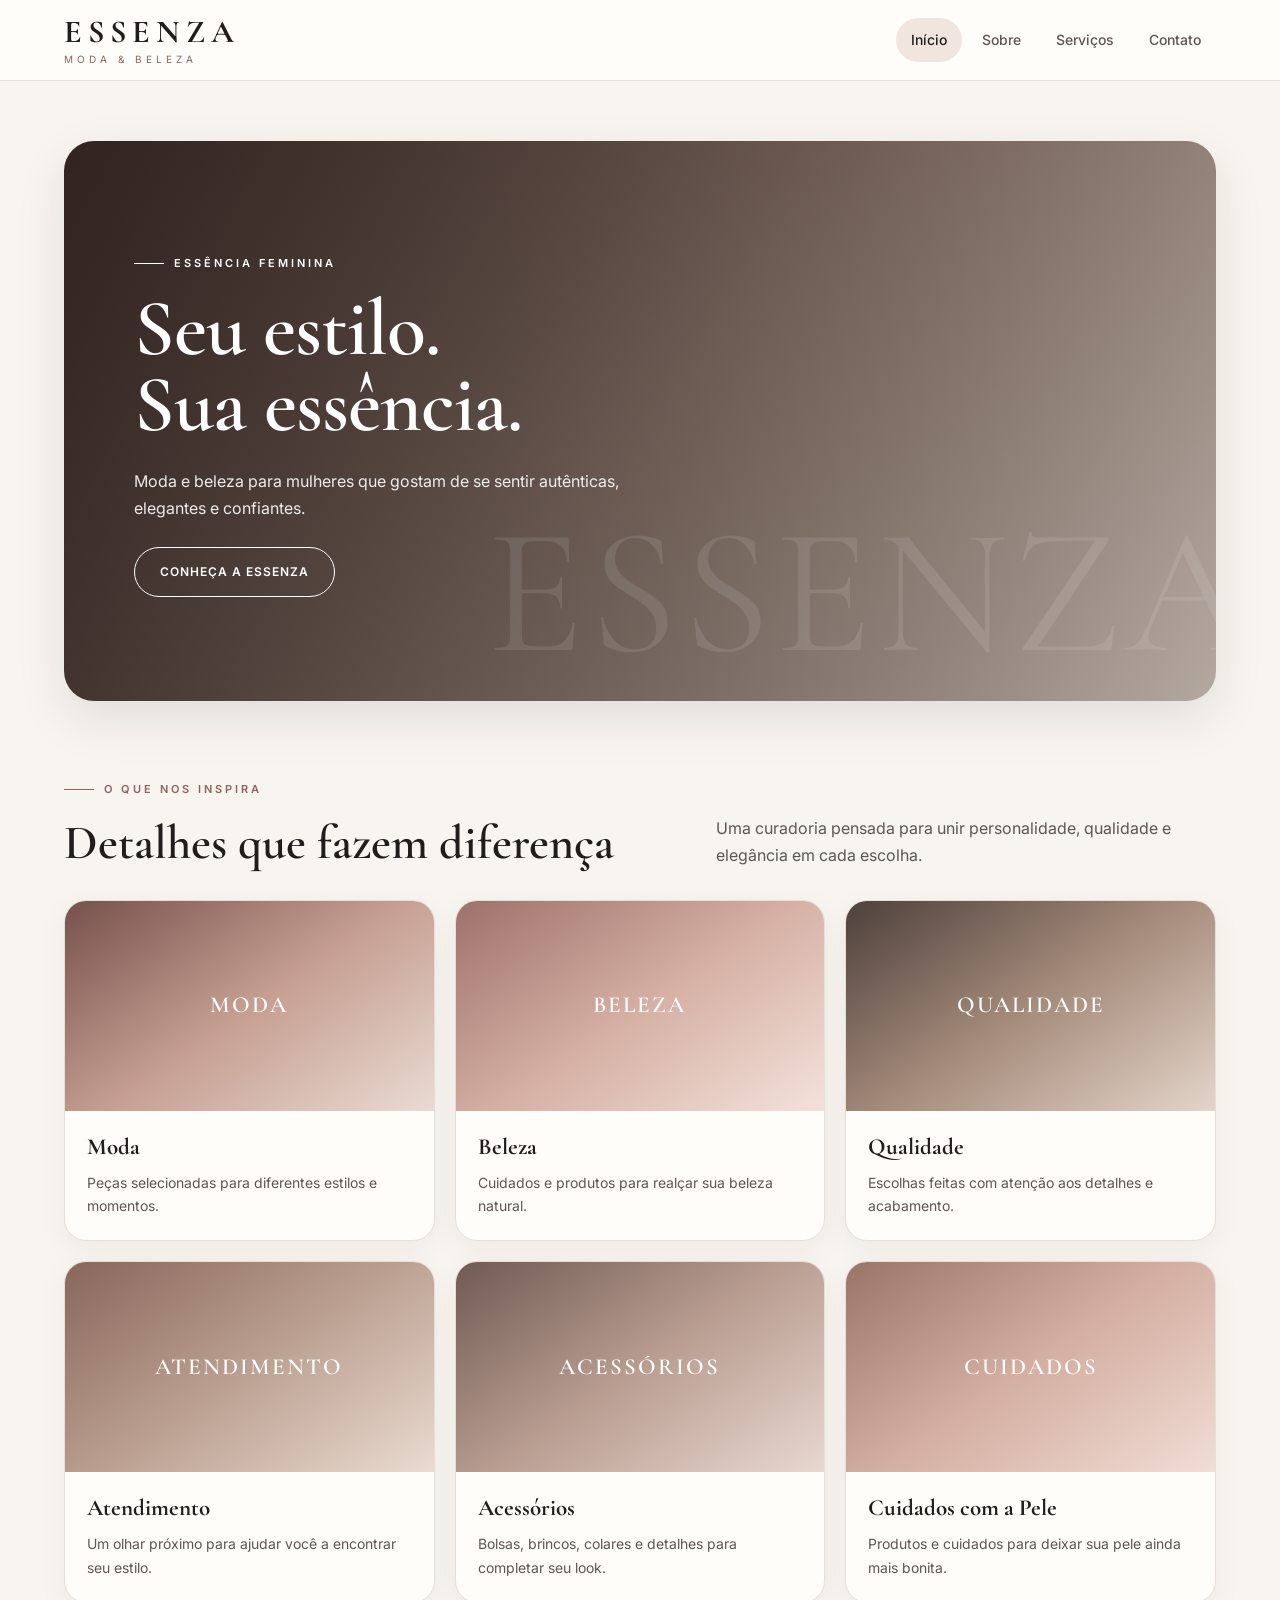
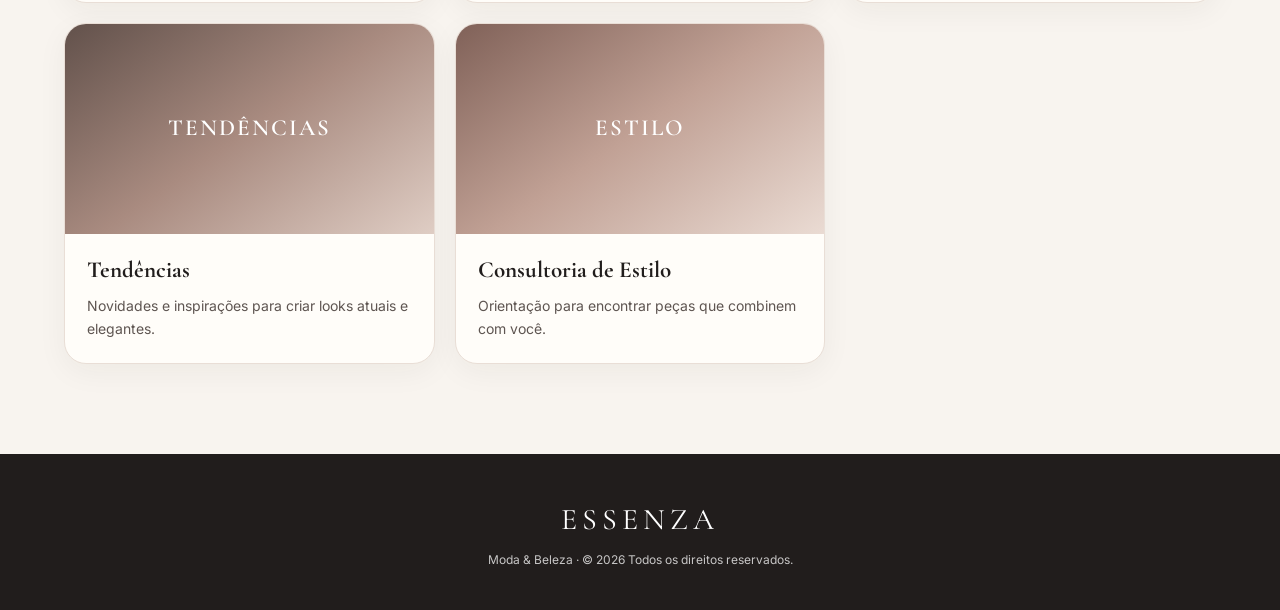
<file: index.html>
<!DOCTYPE html>

<html lang="pt-BR">
<head>
    <meta charset="UTF-8">
    <meta name="viewport" content="width=device-width, initial-scale=1.0">


<title>ESSENZA — Moda & Beleza</title>

<link rel="stylesheet" href="css/estilo.css">


</head>

<body>

<header>
    <div class="header-inner">


    <a class="brand" href="index.html">
        <span class="brand-name">ESSENZA</span>
        <span class="brand-sub">Moda & Beleza</span>
    </a>

    <nav aria-label="Navegação principal">
        <a href="index.html" class="active">Início</a>
        <a href="sobre.html">Sobre</a>
        <a href="servicos.html">Serviços</a>
        <a href="contato.html">Contato</a>
    </nav>

</div>


</header>

<main>


<section class="hero">

    <div class="hero-copy">

        <span class="eyebrow">
            Essência feminina
        </span>

        <h1>
            Seu estilo.<br>
            Sua essência.
        </h1>

        <p>
            Moda e beleza para mulheres que gostam de se
            sentir autênticas, elegantes e confiantes.
        </p>

        <a class="btn" href="servicos.html">
            Conheça a ESSENZA
        </a>

    </div>

</section>


<section>

    <div class="section-head">

        <div>
            <span class="eyebrow rose">
                O que nos inspira
            </span>

            <h2>
                Detalhes que fazem diferença
            </h2>
        </div>

        <p>
            Uma curadoria pensada para unir personalidade,
            qualidade e elegância em cada escolha.
        </p>

    </div>


    <div class="destaques">

        <article class="card">

            <div class="card-image moda">
                MODA
            </div>

            <div class="card-content">

                <h3>Moda</h3>

                <p>
                    Peças selecionadas para diferentes
                    estilos e momentos.
                </p>

            </div>

        </article>


        <article class="card">

            <div class="card-image beleza">
                BELEZA
            </div>

            <div class="card-content">

                <h3>Beleza</h3>

                <p>
                    Cuidados e produtos para realçar
                    sua beleza natural.
                </p>

            </div>

        </article>


        <article class="card">

            <div class="card-image qualidade">
                QUALIDADE
            </div>

            <div class="card-content">

                <h3>Qualidade</h3>

                <p>
                    Escolhas feitas com atenção aos
                    detalhes e acabamento.
                </p>

            </div>

        </article>


        <a href="contato.html" class="card">

    <div class="card-image atendimento">
        ATENDIMENTO
    </div>

    <div class="card-content">

        <h3>Atendimento</h3>

        <p>
            Um olhar próximo para ajudar você
            a encontrar seu estilo.
        </p>

    </div>

        </a>

        <article class="card">

    <div class="card-image acessorios">
        ACESSÓRIOS
    </div>

    <div class="card-content">

        <h3>Acessórios</h3>

        <p>
            Bolsas, brincos, colares e detalhes
            para completar seu look.
        </p>

    </div>

</article>

     <article class="card">

    <div class="card-image pele">
        CUIDADOS
    </div>

    <div class="card-content">

        <h3>Cuidados com a Pele</h3>

        <p>
            Produtos e cuidados para deixar
            sua pele ainda mais bonita.
        </p>

    </div>

</article>

     <article class="card">

    <div class="card-image tendencias">
        TENDÊNCIAS
    </div>

    <div class="card-content">

        <h3>Tendências</h3>

        <p>
            Novidades e inspirações para criar
            looks atuais e elegantes.
        </p>

    </div>

</article>

     <article class="card">

    <div class="card-image estilo">
        ESTILO
    </div>

    <div class="card-content">

        <h3>Consultoria de Estilo</h3>

        <p>
            Orientação para encontrar peças
            que combinem com você.
        </p>

    </div>

</article>


</section>


</main>

<footer>


<div class="footer-brand">
    ESSENZA
</div>

<p>
    Moda & Beleza · © 2026 Todos os direitos reservados.
</p>


</footer>

</body>
</html>
</file>
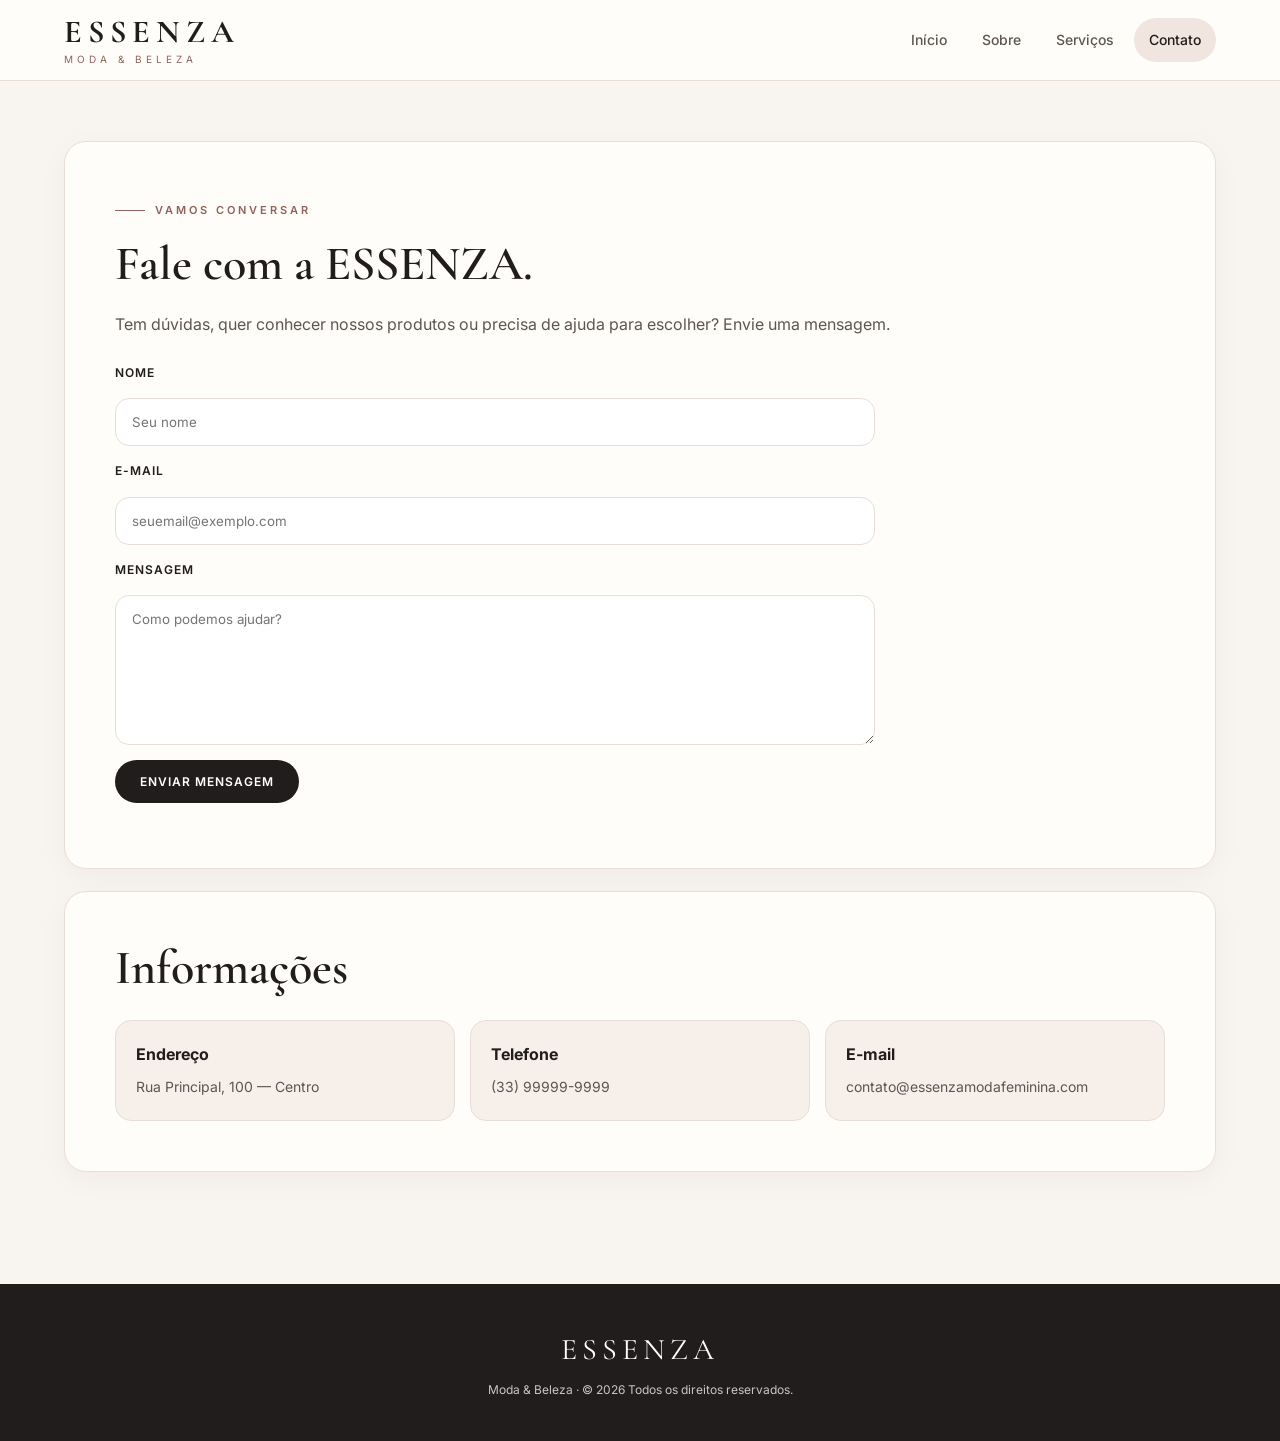
<file: contato.html>
<!DOCTYPE html>

<html lang="pt-BR">

<head>

<meta charset="UTF-8">
<meta name="viewport" content="width=device-width, initial-scale=1.0">

<title>Contato — ESSENZA</title>

<link rel="stylesheet" href="css/estilo.css">


</head>

<body>

<header>


<div class="header-inner">

    <a class="brand" href="index.html">
        <span class="brand-name">ESSENZA</span>
        <span class="brand-sub">Moda & Beleza</span>
    </a>

    <nav>

        <a href="index.html">Início</a>
        <a href="sobre.html">Sobre</a>
        <a href="servicos.html">Serviços</a>
        <a href="contato.html" class="active">Contato</a>

    </nav>

</div>


</header>

<main>

<section class="page-card">

    <span class="eyebrow rose">
        Vamos conversar
    </span>

    <h2>
        Fale com a ESSENZA.
    </h2>

    <p>
        Tem dúvidas, quer conhecer nossos produtos
        ou precisa de ajuda para escolher?
        Envie uma mensagem.
    </p>


    <form id="form-contato" novalidate>

        <label for="nome">
            Nome
        </label>

        <input
            type="text"
            id="nome"
            name="nome"
            placeholder="Seu nome"
            required
        >


        <label for="email">
            E-mail
        </label>

        <input
            type="email"
            id="email"
            name="email"
            placeholder="seuemail@exemplo.com"
            required
        >


        <label for="mensagem">
            Mensagem
        </label>

        <textarea
            id="mensagem"
            name="mensagem"
            placeholder="Como podemos ajudar?"
            required
        ></textarea>


        <button type="submit">
            Enviar mensagem
        </button>

    </form>


    <p id="retorno" aria-live="polite"></p>

</section>


<section class="page-card">

    <h2>
        Informações
    </h2>


    <div class="info-grid">

        <div class="info">

            <strong>
                Endereço
            </strong>

            <span>
                Rua Principal, 100 — Centro
            </span>

        </div>


        <div class="info">

            <strong>
                Telefone
            </strong>

            <span>
                (33) 99999-9999
            </span>

        </div>


        <div class="info">

            <strong>
                E-mail
            </strong>

            <span>
                contato@essenzamodafeminina.com
            </span>

        </div>

    </div>

</section>


</main>

<footer>


<div class="footer-brand">
    ESSENZA
</div>

<p>
    Moda & Beleza · © 2026 Todos os direitos reservados.
</p>


</footer>

<script src="js/script.js"></script>

</body>
</html>
</file>
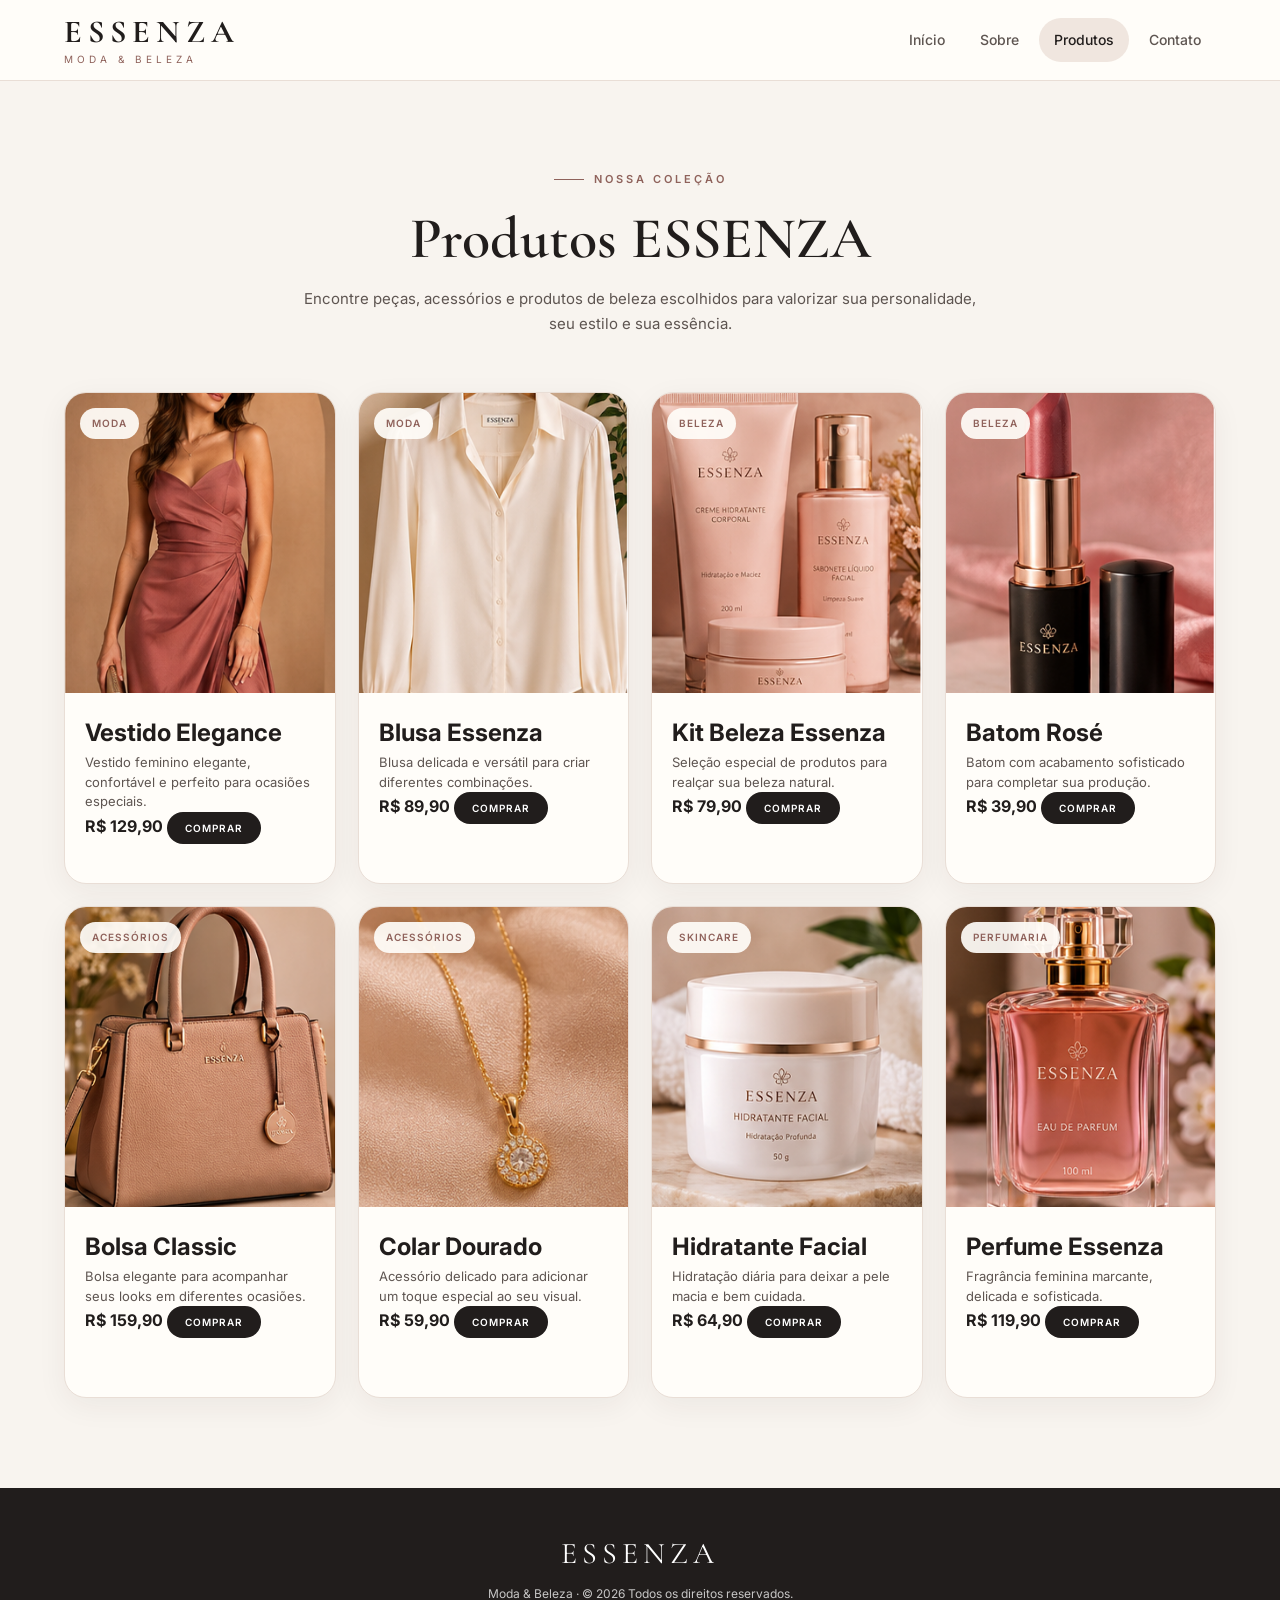
<file: servicos.html>
<!DOCTYPE html>
<html lang="pt-BR">

<head>

    <meta charset="UTF-8">

    <meta name="viewport" content="width=device-width, initial-scale=1.0">

    <title>Produtos — ESSENZA</title>

    <link rel="stylesheet" href="css/estilo.css">

</head>

<body>

<header>

    <div class="header-inner">

        <a class="brand" href="index.html">

            <span class="brand-name">
                ESSENZA
            </span>

            <span class="brand-sub">
                Moda & Beleza
            </span>

        </a>


        <nav aria-label="Navegação principal">

            <a href="index.html">
                Início
            </a>

            <a href="sobre.html">
                Sobre
            </a>

            <a href="servicos.html" class="active">
                Produtos
            </a>

            <a href="contato.html">
                Contato
            </a>

        </nav>

    </div>

</header>


<main>

    <!-- INTRODUÇÃO -->

    <section class="produtos-intro">

        <span class="eyebrow rose">
            Nossa coleção
        </span>

        <h1>
            Produtos ESSENZA
        </h1>

        <p>
            Encontre peças, acessórios e produtos de beleza
            escolhidos para valorizar sua personalidade,
            seu estilo e sua essência.
        </p>

    </section>


    <!-- PRODUTOS -->

    <section class="produtos">


        <!-- PRODUTO 1 -->

        <article class="produto-card">

            <div class="produto-imagem">

                <img
                    src="img/vestido-elegance.png"
                    alt="Vestido Elegance"
                >

                <span class="produto-categoria">
                    Moda
                </span>

            </div>


            <div class="produto-info">

                <h2>
                    Vestido Elegance
                </h2>

                <p class="produto-descricao">
                    Vestido feminino elegante,
                    confortável e perfeito para
                    ocasiões especiais.
                </p>


                <div class="produto-final">

                    <strong>
                        R$ 129,90
                    </strong>

                    <button
                        class="btn-comprar"
                        onclick="comprarProduto('Vestido Elegance', '129,90')"
                    >
                        Comprar
                    </button>

                </div>

            </div>

        </article>


        <!-- PRODUTO 2 -->

        <article class="produto-card">

            <div class="produto-imagem">

                <img
                    src="img/blusa-essenza.png"
                    alt="Blusa Essenza"
                >

                <span class="produto-categoria">
                    Moda
                </span>

            </div>


            <div class="produto-info">

                <h2>
                    Blusa Essenza
                </h2>

                <p class="produto-descricao">
                    Blusa delicada e versátil
                    para criar diferentes
                    combinações.
                </p>


                <div class="produto-final">

                    <strong>
                        R$ 89,90
                    </strong>

                    <button
                        class="btn-comprar"
                        onclick="comprarProduto('Blusa Essenza', '89,90')"
                    >
                        Comprar
                    </button>

                </div>

            </div>

        </article>


        <!-- PRODUTO 3 -->

        <article class="produto-card">

            <div class="produto-imagem">

                <img
                    src="img/kit-beleza.png"
                    alt="Kit Beleza Essenza"
                >

                <span class="produto-categoria">
                    Beleza
                </span>

            </div>


            <div class="produto-info">

                <h2>
                    Kit Beleza Essenza
                </h2>

                <p class="produto-descricao">
                    Seleção especial de produtos
                    para realçar sua beleza natural.
                </p>


                <div class="produto-final">

                    <strong>
                        R$ 79,90
                    </strong>

                    <button
                        class="btn-comprar"
                        onclick="comprarProduto('Kit Beleza Essenza', '79,90')"
                    >
                        Comprar
                    </button>

                </div>

            </div>

        </article>


        <!-- PRODUTO 4 -->

        <article class="produto-card">

            <div class="produto-imagem">

                <img
                    src="img/batom-rose.png"
                    alt="Batom Rosé"
                >

                <span class="produto-categoria">
                    Beleza
                </span>

            </div>


            <div class="produto-info">

                <h2>
                    Batom Rosé
                </h2>

                <p class="produto-descricao">
                    Batom com acabamento sofisticado
                    para completar sua produção.
                </p>


                <div class="produto-final">

                    <strong>
                        R$ 39,90
                    </strong>

                    <button
                        class="btn-comprar"
                        onclick="comprarProduto('Batom Rosé', '39,90')"
                    >
                        Comprar
                    </button>

                </div>

            </div>

        </article>


        <!-- PRODUTO 5 -->

        <article class="produto-card">

            <div class="produto-imagem">

                <img
                    src="img/bolsa-classic.png"
                    alt="Bolsa Classic"
                >

                <span class="produto-categoria">
                    Acessórios
                </span>

            </div>


            <div class="produto-info">

                <h2>
                    Bolsa Classic
                </h2>

                <p class="produto-descricao">
                    Bolsa elegante para acompanhar
                    seus looks em diferentes ocasiões.
                </p>


                <div class="produto-final">

                    <strong>
                        R$ 159,90
                    </strong>

                    <button
                        class="btn-comprar"
                        onclick="comprarProduto('Bolsa Classic', '159,90')"
                    >
                        Comprar
                    </button>

                </div>

            </div>

        </article>


        <!-- PRODUTO 6 -->

        <article class="produto-card">

            <div class="produto-imagem">

                <img
                    src="img/colar-dourado.png"
                    alt="Colar Dourado"
                >

                <span class="produto-categoria">
                    Acessórios
                </span>

            </div>


            <div class="produto-info">

                <h2>
                    Colar Dourado
                </h2>

                <p class="produto-descricao">
                    Acessório delicado para adicionar
                    um toque especial ao seu visual.
                </p>


                <div class="produto-final">

                    <strong>
                        R$ 59,90
                    </strong>

                    <button
                        class="btn-comprar"
                        onclick="comprarProduto('Colar Dourado', '59,90')"
                    >
                        Comprar
                    </button>

                </div>

            </div>

        </article>


        <!-- PRODUTO 7 -->

        <article class="produto-card">

            <div class="produto-imagem">

                <img
                    src="img/hidratante-facial.png"
                    alt="Hidratante Facial"
                >

                <span class="produto-categoria">
                    Skincare
                </span>

            </div>


            <div class="produto-info">

                <h2>
                    Hidratante Facial
                </h2>

                <p class="produto-descricao">
                    Hidratação diária para deixar
                    a pele macia e bem cuidada.
                </p>


                <div class="produto-final">

                    <strong>
                        R$ 64,90
                    </strong>

                    <button
                        class="btn-comprar"
                        onclick="comprarProduto('Hidratante Facial', '64,90')"
                    >
                        Comprar
                    </button>

                </div>

            </div>

        </article>


        <!-- PRODUTO 8 -->

        <article class="produto-card">

            <div class="produto-imagem">

                <img
                    src="img/perfume-essenza.png"
                    alt="Perfume Essenza"
                >

                <span class="produto-categoria">
                    Perfumaria
                </span>

            </div>


            <div class="produto-info">

                <h2>
                    Perfume Essenza
                </h2>

                <p class="produto-descricao">
                    Fragrância feminina marcante,
                    delicada e sofisticada.
                </p>


                <div class="produto-final">

                    <strong>
                        R$ 119,90
                    </strong>

                    <button
                        class="btn-comprar"
                        onclick="comprarProduto('Perfume Essenza', '119,90')"
                    >
                        Comprar
                    </button>

                </div>

            </div>

        </article>


    </section>

</main>


<footer>

    <div class="footer-brand">
        ESSENZA
    </div>

    <p>
        Moda & Beleza · © 2026 Todos os direitos reservados.
    </p>

</footer>


<script src="js/script.js"></script>

</body>

</html>
</file>
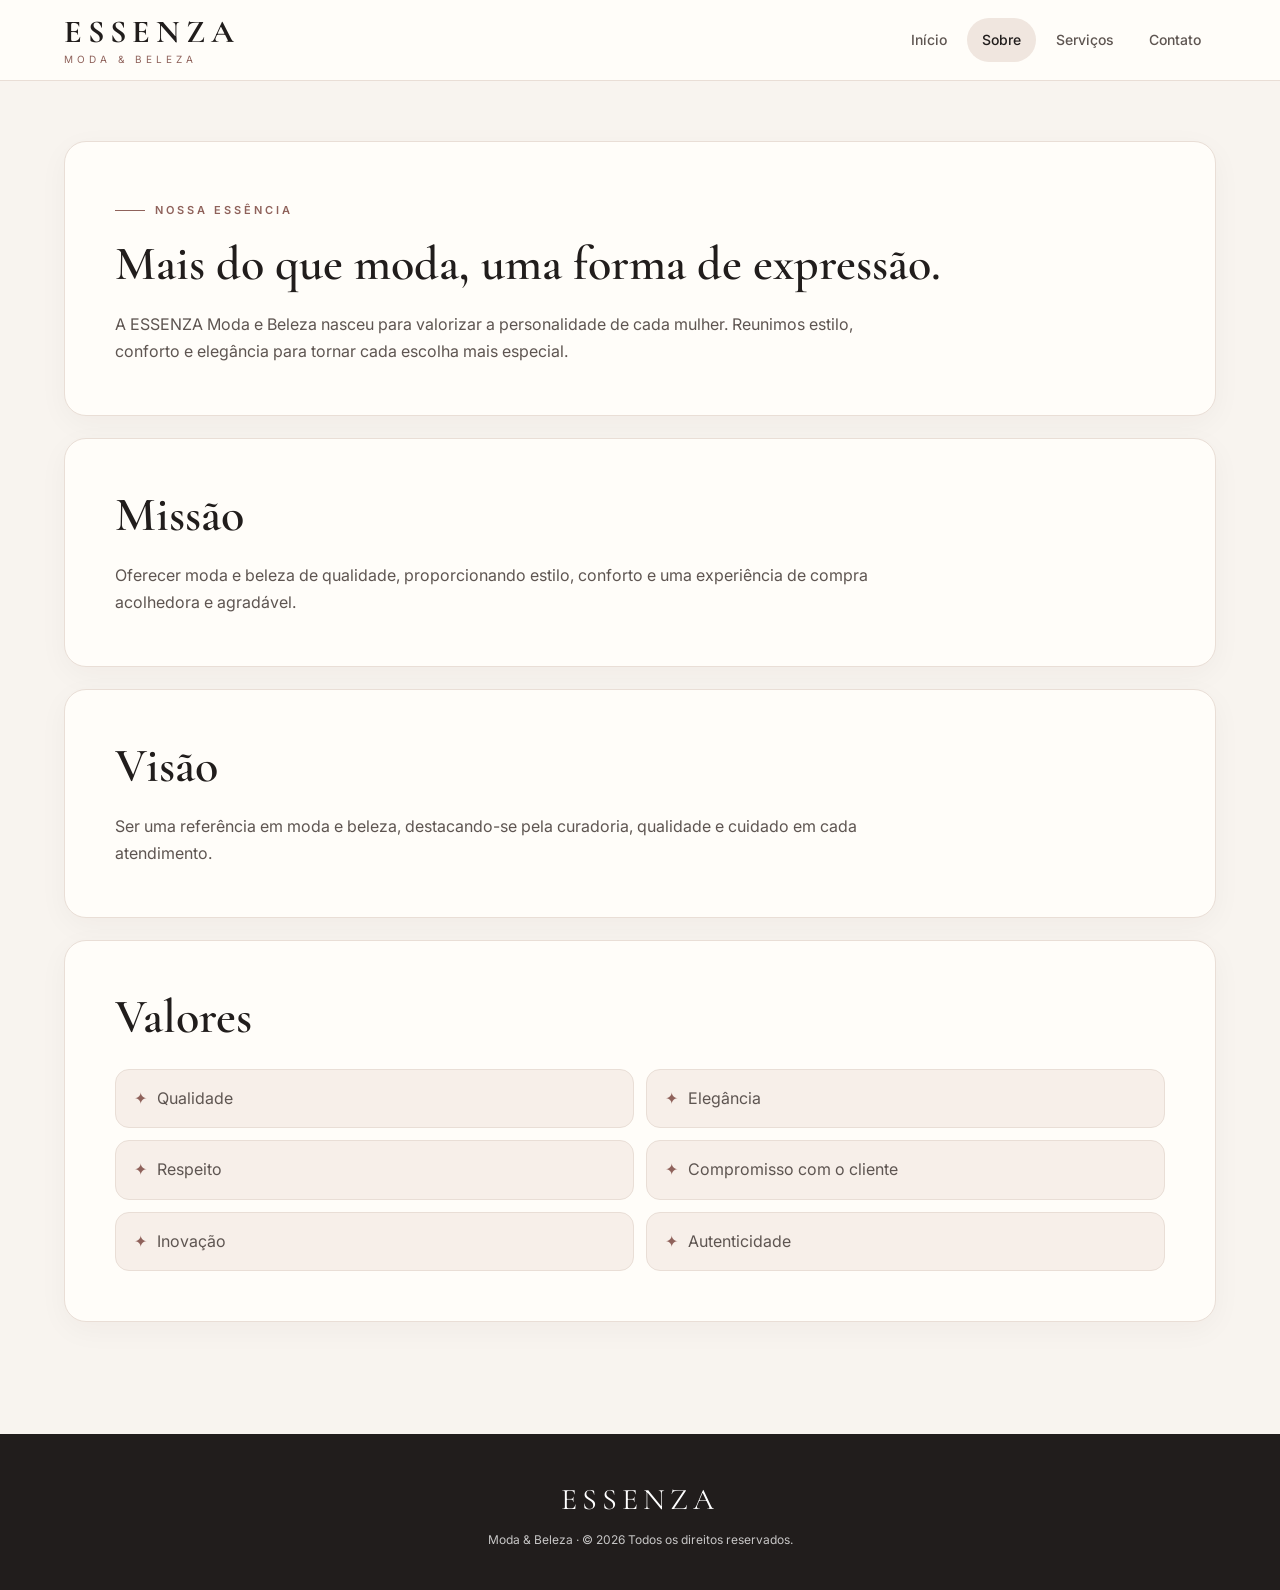
<file: sobre.html>
<!DOCTYPE html>

<html lang="pt-BR">

<head>


<meta charset="UTF-8">
<meta name="viewport" content="width=device-width, initial-scale=1.0">

<title>Sobre — ESSENZA</title>

<link rel="stylesheet" href="css/estilo.css">


</head>

<body>

<header>


<div class="header-inner">

    <a class="brand" href="index.html">
        <span class="brand-name">ESSENZA</span>
        <span class="brand-sub">Moda & Beleza</span>
    </a>

    <nav>
        <a href="index.html">Início</a>
        <a href="sobre.html" class="active">Sobre</a>
        <a href="servicos.html">Serviços</a>
        <a href="contato.html">Contato</a>
    </nav>

</div>


</header>

<main>


<section class="page-card">

    <span class="eyebrow rose">
        Nossa essência
    </span>

    <h2>
        Mais do que moda,
        uma forma de expressão.
    </h2>

    <p>
        A ESSENZA Moda e Beleza nasceu para valorizar
        a personalidade de cada mulher. Reunimos estilo,
        conforto e elegância para tornar cada escolha
        mais especial.
    </p>

</section>


<section class="page-card">

    <h2>Missão</h2>

    <p>
        Oferecer moda e beleza de qualidade,
        proporcionando estilo, conforto e uma
        experiência de compra acolhedora e agradável.
    </p>

</section>


<section class="page-card">

    <h2>Visão</h2>

    <p>
        Ser uma referência em moda e beleza,
        destacando-se pela curadoria, qualidade
        e cuidado em cada atendimento.
    </p>

</section>


<section class="page-card">

    <h2>Valores</h2>

    <ul class="list">

        <li>Qualidade</li>
        <li>Elegância</li>
        <li>Respeito</li>
        <li>Compromisso com o cliente</li>
        <li>Inovação</li>
        <li>Autenticidade</li>

    </ul>

</section>


</main>

<footer>


<div class="footer-brand">
    ESSENZA
</div>

<p>
    Moda & Beleza · © 2026 Todos os direitos reservados.
</p>


</footer>

<script src="js/script.js"></script>

</body>
</html>
</file>
<file: css/estilo.css>
@import url('https://fonts.googleapis.com/css2?family=Cormorant+Garamond:wght@500;600;700&family=Inter:wght@400;500;600&display=swap');

:root {
    --preto: #211d1c;
    --cinza: #5e5551;
    --creme: #f8f4ef;
    --branco: #fffdf9;
    --rosa: #b78378;
    --rosa-escuro: #8f625b;
    --borda: #e9ded6;
    --sombra: 0 18px 50px rgba(43, 32, 27, 0.10);
}

* {
    margin: 0;
    padding: 0;
    box-sizing: border-box;
}

html {
    scroll-behavior: smooth;
}

body {
    font-family: "Inter", Arial, sans-serif;
    color: var(--preto);
    background: var(--creme);
    line-height: 1.7;
}

a {
    color: inherit;
}

button,
input,
textarea {
    font-family: inherit;
}

/* CABEÇALHO */

header {
    position: sticky;
    top: 0;
    z-index: 100;

    background: rgba(255, 253, 249, 0.95);

    backdrop-filter: blur(10px);

    border-bottom: 1px solid var(--borda);
}

.header-inner {
    width: 90%;
    max-width: 1180px;
    min-height: 80px;

    margin: 0 auto;

    display: flex;
    align-items: center;
    justify-content: space-between;

    gap: 30px;
}

.brand {
    text-decoration: none;
    line-height: 1;
}

.brand-name {
    display: block;

    font-family: "Cormorant Garamond", Georgia, serif;

    font-size: 32px;
    font-weight: 700;

    letter-spacing: 6px;
}

.brand-sub {
    display: block;

    margin-top: 6px;

    color: var(--rosa-escuro);

    font-size: 10px;

    letter-spacing: 4px;

    text-transform: uppercase;
}

/* MENU */

nav {
    display: flex;
    align-items: center;
    gap: 5px;
}

nav a {
    text-decoration: none;

    color: var(--cinza);

    font-size: 14px;
    font-weight: 500;

    padding: 10px 15px;

    border-radius: 30px;

    transition: 0.3s;
}

nav a:hover,
nav a.active {
    color: var(--preto);
    background: #f0e6df;
}

/* CONTEÚDO */

main {
    width: 90%;
    max-width: 1180px;

    margin: 0 auto;

    padding: 60px 0 90px;
}

/* HERO */

.hero {
    position: relative;

    min-height: 560px;

    overflow: hidden;

    border-radius: 30px;

    background:
        linear-gradient(
            110deg,
            rgba(35, 27, 24, 0.88),
            rgba(35, 27, 24, 0.30)
        ),
        linear-gradient(
            135deg,
            #8f625b,
            #cdb1a3,
            #f2e6dc
        );

    box-shadow: var(--sombra);

    display: flex;

    align-items: center;

    padding: 70px;

    margin-bottom: 70px;
}

.hero::after {
    content: "ESSENZA";

    position: absolute;

    right: -40px;
    bottom: -45px;

    font-family: "Cormorant Garamond", Georgia, serif;

    font-size: 180px;

    color: rgba(255, 255, 255, 0.10);

    letter-spacing: 5px;
}

.hero-copy {
    position: relative;
    z-index: 2;

    max-width: 650px;

    color: white;
}

.eyebrow {
    display: inline-flex;
    align-items: center;

    gap: 10px;

    margin-bottom: 18px;

    font-size: 11px;
    font-weight: 600;

    letter-spacing: 3px;

    text-transform: uppercase;
}

.eyebrow::before {
    content: "";

    width: 30px;
    height: 1px;

    background: currentColor;
}

.rose {
    color: var(--rosa-escuro);
}

.hero h1 {
    font-family: "Cormorant Garamond", Georgia, serif;

    font-size: 80px;
    font-weight: 600;

    line-height: 0.95;

    letter-spacing: -1px;

    margin-bottom: 25px;
}

.hero p {
    max-width: 560px;

    color: rgba(255, 255, 255, 0.90);

    font-size: 16px;
}

.btn {
    display: inline-flex;

    align-items: center;
    justify-content: center;

    margin-top: 25px;

    padding: 14px 25px;

    border: 1px solid white;

    border-radius: 50px;

    color: white;

    text-decoration: none;

    font-size: 12px;
    font-weight: 600;

    letter-spacing: 1px;

    text-transform: uppercase;

    transition: 0.3s;
}

.btn:hover {
    background: white;
    color: var(--preto);

    transform: translateY(-2px);
}

/* TÍTULOS DAS SEÇÕES */

.section-head {
    display: flex;

    align-items: flex-end;

    justify-content: space-between;

    gap: 30px;

    margin-bottom: 30px;
}

.section-head h2,
.page-card h2 {
    font-family: "Cormorant Garamond", Georgia, serif;

    font-size: 48px;
    font-weight: 600;

    line-height: 1.1;
}

.section-head p {
    max-width: 500px;

    color: var(--cinza);
}

/* CARDS */

.destaques {
    display: grid;

    grid-template-columns: repeat(3, 1fr);

    gap: 20px;
}

.card {
    display: block;

    overflow: hidden;

    background: var(--branco);

    border: 1px solid var(--borda);

    border-radius: 22px;

    box-shadow: 0 8px 30px rgba(43, 32, 27, 0.05);

    transition: 0.3s;

    color: inherit;

    text-decoration: none;

    cursor: pointer;
}

.card:hover {
    transform: translateY(-7px);

    box-shadow: var(--sombra);
}

.card-image {
    height: 210px;

    display: flex;

    align-items: center;
    justify-content: center;

    color: white;

    font-family: "Cormorant Garamond", Georgia, serif;

    font-size: 23px;

    font-weight: 600;

    letter-spacing: 2px;

    text-align: center;

    white-space: nowrap;

    background: linear-gradient(
        145deg,
        #8f625b,
        #cdb1a3,
        #f2e6dc
    );
}

.card-image.moda {
    background: linear-gradient(
        145deg,
        #76514c,
        #c59e91,
        #eadbd2
    );
}

.card-image.beleza {
    background: linear-gradient(
        145deg,
        #9d716b,
        #d5afa3,
        #f3e2da
    );
}

.card-image.qualidade {
    background: linear-gradient(
        145deg,
        #4d403b,
        #a58b7b,
        #e4d5ca
    );
}

.card-image.atendimento {
    background: linear-gradient(
        145deg,
        #88665b,
        #bba091,
        #eadbd0
    );
}

.card-image.acessorios {
    background: linear-gradient(
        145deg,
        #6f5a52,
        #b99d91,
        #e8d8d0
    );
}

.card-image.pele {
    background: linear-gradient(
        145deg,
        #9b7469,
        #d4afa2,
        #f1ddd5
    );
}

.card-image.tendencias {
    background: linear-gradient(
        145deg,
        #62514b,
        #a98b80,
        #dfcdc4
    );
}

.card-image.estilo {
    background: linear-gradient(
        145deg,
        #806158,
        #c1a195,
        #eadbd3
    );
}

.card-content {
    padding: 22px;
}

.card h3 {
    font-family: "Cormorant Garamond", Georgia, serif;
    font-size: 23px;
    line-height: 1.3;
    margin-bottom: 8px;
}

.card p {
    color: var(--cinza);

    font-size: 14px;
}

/* PÁGINAS INTERNAS */

.page-card {
    background: var(--branco);

    border: 1px solid var(--borda);

    border-radius: 22px;

    padding: 50px;

    margin-bottom: 22px;

    box-shadow: 0 8px 30px rgba(43, 32, 27, 0.04);
}

.page-card h2 {
    margin-bottom: 20px;
}

.page-card p {
    max-width: 800px;

    color: var(--cinza);
}

/* LISTAS */

.list {
    list-style: none;

    display: grid;

    grid-template-columns: repeat(2, 1fr);

    gap: 12px;

    margin-top: 25px;
}

.list li {
    padding: 15px 18px;

    background: #f7efe9;

    border: 1px solid var(--borda);

    border-radius: 14px;

    color: var(--cinza);
}

.list li::before {
    content: "✦";

    color: var(--rosa-escuro);

    margin-right: 10px;
}

/* FORMULÁRIO */

form {
    display: grid;

    gap: 15px;

    max-width: 760px;

    margin-top: 25px;
}

label {
    font-size: 12px;

    font-weight: 600;

    letter-spacing: 1px;

    text-transform: uppercase;
}

input,
textarea {
    width: 100%;

    padding: 15px 16px;

    border: 1px solid var(--borda);

    border-radius: 14px;

    background: white;

    color: var(--preto);

    outline: none;

    transition: 0.2s;
}

input:focus,
textarea:focus {
    border-color: var(--rosa);

    box-shadow: 0 0 0 4px rgba(183, 131, 120, 0.12);
}

textarea {
    min-height: 150px;

    resize: vertical;
}

button {
    width: fit-content;

    padding: 14px 25px;

    border: none;

    border-radius: 50px;

    background: var(--preto);

    color: white;

    cursor: pointer;

    font-size: 12px;

    font-weight: 600;

    letter-spacing: 1px;

    text-transform: uppercase;

    transition: 0.3s;
}

button:hover {
    background: var(--rosa-escuro);

    transform: translateY(-2px);
}

#retorno {
    margin-top: 15px;

    color: var(--rosa-escuro);

    font-weight: 600;
}

/* INFORMAÇÕES DE CONTATO */

.info-grid {
    display: grid;

    grid-template-columns: repeat(3, 1fr);

    gap: 15px;

    margin-top: 25px;
}

.info {
    padding: 20px;

    background: #f7efe9;

    border: 1px solid var(--borda);

    border-radius: 16px;
}

.info strong {
    display: block;

    margin-bottom: 5px;
}

.info span {
    color: var(--cinza);

    font-size: 14px;
}

/* RODAPÉ */

footer {
    padding: 40px 20px;

    background: var(--preto);

    color: rgba(255, 255, 255, 0.75);

    text-align: center;
}

.footer-brand {
    margin-bottom: 5px;

    color: white;

    font-family: "Cormorant Garamond", Georgia, serif;

    font-size: 30px;

    letter-spacing: 5px;
}

footer p {
    font-size: 12px;
}

/* TABLET */

@media (max-width: 900px) {

    .destaques {
        grid-template-columns: repeat(2, 1fr);
    }

    .info-grid {
        grid-template-columns: 1fr;
    }

}

/* CELULAR */

@media (max-width: 700px) {

    .header-inner {
        width: 94%;

        padding: 18px 0;

        flex-direction: column;

        gap: 15px;
    }

    nav {
        width: 100%;

        justify-content: center;

        flex-wrap: wrap;
    }

    nav a {
        padding: 8px 10px;

        font-size: 12px;
    }

    main {
        width: 94%;

        padding-top: 25px;
    }

    .hero {
        min-height: 540px;

        padding: 35px 25px;

        border-radius: 24px;

        align-items: flex-end;
    }

    .hero h1 {
        font-size: 58px;
    }

    .hero::after {
        font-size: 100px;
    }

    .destaques {
        grid-template-columns: 1fr;
    }

    .section-head {
        display: block;
    }

    .section-head p {
        margin-top: 12px;
    }

    .section-head h2,
    .page-card h2 {
        font-size: 40px;
    }

    .list {
        grid-template-columns: 1fr;
    }

    .page-card {
        padding: 30px 22px;
    }

}

/* PRODUTOS */

.produtos-intro {
    text-align: center;

    max-width: 700px;

    margin: 20px auto 55px;
}

.produtos-intro h1 {
    font-family: "Cormorant Garamond", Georgia, serif;

    font-size: 58px;

    font-weight: 600;

    line-height: 1.1;

    margin-bottom: 15px;
}

.produtos-intro p {
    color: var(--cinza);

    font-size: 15px;
}


/* GRID DE PRODUTOS */

.produtos {
    display: grid;

    grid-template-columns: repeat(4, 1fr);

    gap: 22px;
}


/* CARD DO PRODUTO */

.produto-card {
    display: flex;
    flex-direction: column;

    height: 100%;

    overflow: hidden;

    background: var(--branco);

    border: 1px solid var(--borda);

    border-radius: 22px;

    box-shadow: 0 8px 30px rgba(43, 32, 27, 0.06);

    transition: 0.3s;
}

.produto-card:hover {
    transform: translateY(-6px);

    box-shadow: var(--sombra);
}


/* IMAGEM */

.produto-imagem {
    position: relative;

    width: 100%;
    height: 300px;

    overflow: hidden;

    background: #f3ebe5;
}

.produto-imagem img {
    width: 100%;
    height: 100%;
    object-fit: cover;
    object-position: center;
    display: block;
}

.produto-card:hover .produto-imagem img {
    transform: scale(1.03);
}

/* CATEGORIA */

.produto-categoria {
    position: absolute;

    top: 15px;

    left: 15px;

    padding: 7px 12px;

    background: rgba(255, 253, 249, 0.92);

    border-radius: 20px;

    color: var(--rosa-escuro);

    font-size: 10px;

    font-weight: 600;

    letter-spacing: 1px;

    text-transform: uppercase;
}

/* ================================
   INFORMAÇÕES DOS PRODUTOS
================================ */

.produto-info {
    padding: 20px;

    display: flex;
    flex-direction: column;

    flex: 1;

    min-height: 190px;
}

.produto-info h3 {
    margin: 0 0 8px 0;

    font-family: "Cormorant Garamond", Georgia, serif;

    font-size: 24px;
    font-weight: 600;

    line-height: 1.2;

    color: var(--preto);
}

.produto-info p {
    margin: 0;

    color: var(--cinza);

    font-size: 13px;

    line-height: 1.5;
}


/* ================================
   PREÇO + BOTÃO
================================ */

.produto-footer {
    display: flex;

    align-items: center;

    justify-content: space-between;

    gap: 10px;

    margin-top: auto;

    padding-top: 18px;

    border-top: 1px solid var(--borda);
}

.produto-preco {
    font-size: 16px;

    font-weight: 700;

    color: var(--preto);
}


/* ================================
   BOTÃO COMPRAR
================================ */

.btn-comprar {
    padding: 10px 18px;

    border: none;

    border-radius: 30px;

    background: var(--preto);

    color: white;

    font-size: 10px;

    font-weight: 600;

    letter-spacing: 1px;

    text-transform: uppercase;

    cursor: pointer;

    transition: 0.3s;
}

.btn-comprar:hover {
    background: var(--rosa-escuro);

    transform: translateY(-2px);
}


/* TABLET */

@media (max-width: 1000px) {

    .produtos {
        grid-template-columns: repeat(2, 1fr);
    }

}


/* CELULAR */

@media (max-width: 700px) {

    .produtos {
        grid-template-columns: 1fr;
    }

    .produtos-intro h1 {
        font-size: 44px;
    }

    .produto-imagem {
        height: 320px;
    }

}
</file>
